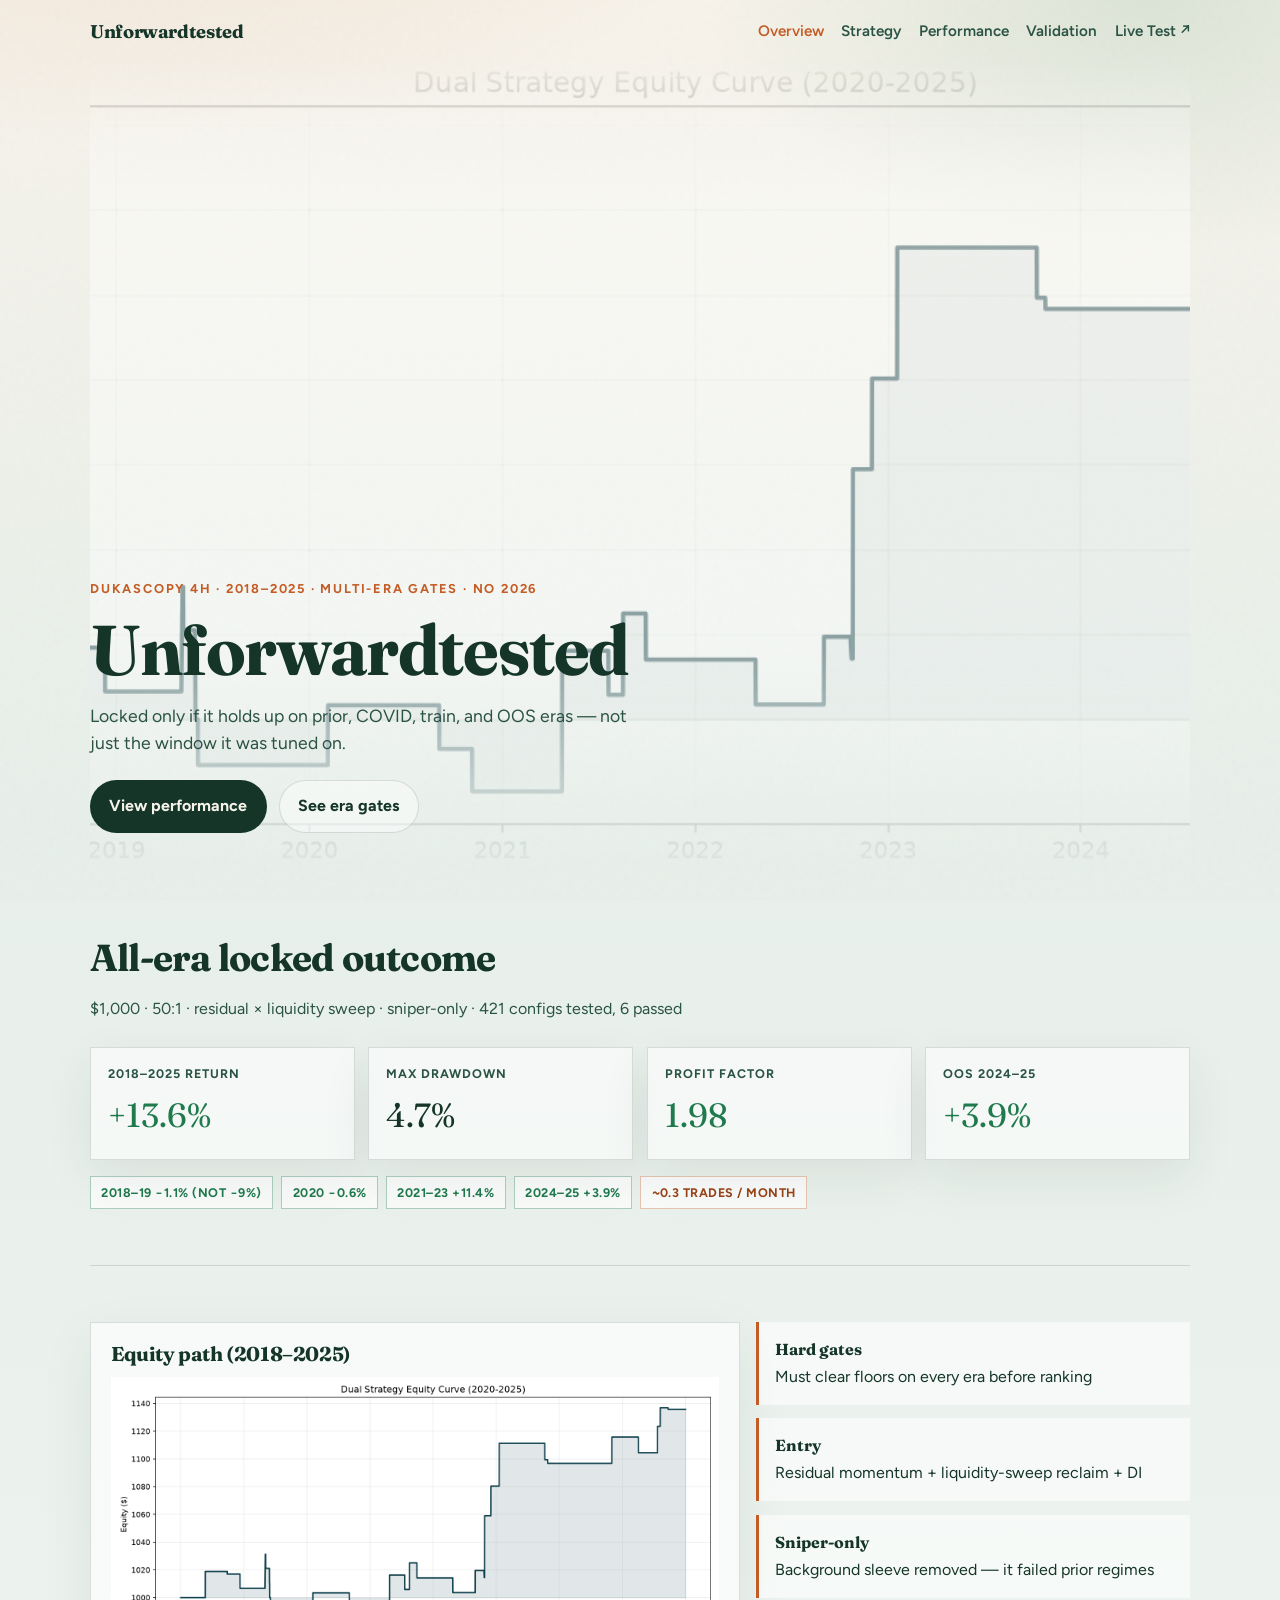
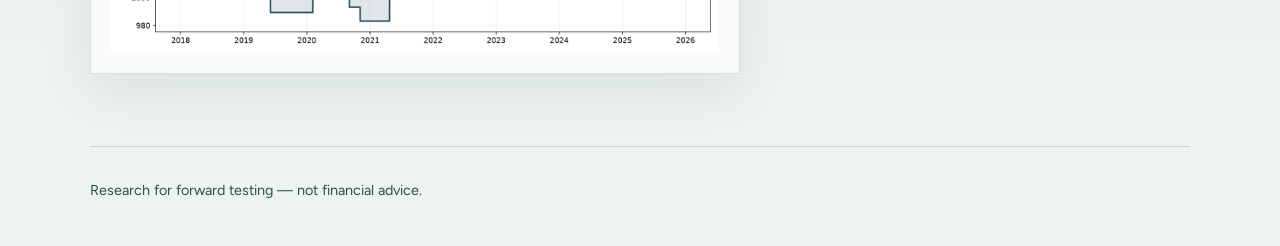
<file: index.html>
<!DOCTYPE html>
<html lang="en">
<head>
  <meta charset="UTF-8" />
  <meta name="viewport" content="width=device-width, initial-scale=1" />
  <title>Unforwardtested — All-Era Robust Strategy</title>
  <link rel="stylesheet" href="styles.css" />
</head>
<body>
  <div class="wrap">
    <nav class="nav">
      <a class="brand" href="index.html">Unforwardtested</a>
      <div class="nav-links">
        <a class="active" href="index.html">Overview</a>
        <a href="strategy.html">Strategy</a>
        <a href="performance.html">Performance</a>
        <a href="validation.html">Validation</a>
        <a href="live/index.html">Live Test ↗</a>
      </div>
    </nav>

    <header class="hero">
      <div class="hero-visual" aria-hidden="true">
        <img src="assets/equity_curve.png" alt="" />
      </div>
      <div class="hero-copy">
        <p class="eyebrow">Dukascopy 4H · 2018–2025 · Multi-era gates · No 2026</p>
        <h1>Unforwardtested</h1>
        <p class="lede">
          Locked only if it holds up on prior, COVID, train, and OOS eras — not just the window it was tuned on.
        </p>
        <div class="cta-row">
          <a class="btn btn-primary" href="performance.html">View performance</a>
          <a class="btn btn-ghost" href="validation.html">See era gates</a>
        </div>
      </div>
    </header>

    <section class="section">
      <div class="section-head">
        <h2>All-era locked outcome</h2>
        <p>$1,000 · 50:1 · residual × liquidity sweep · sniper-only · 421 configs tested, 6 passed</p>
      </div>
      <div class="metric-strip">
        <div class="metric"><div class="label">2018–2025 return</div><div class="value good">+13.6%</div></div>
        <div class="metric"><div class="label">Max drawdown</div><div class="value">4.7%</div></div>
        <div class="metric"><div class="label">Profit factor</div><div class="value good">1.98</div></div>
        <div class="metric"><div class="label">OOS 2024–25</div><div class="value good">+3.9%</div></div>
      </div>
      <div class="badge-row">
        <span class="badge pass">2018–19 −1.1% (not −9%)</span>
        <span class="badge pass">2020 −0.6%</span>
        <span class="badge pass">2021–23 +11.4%</span>
        <span class="badge pass">2024–25 +3.9%</span>
        <span class="badge partial">~0.3 trades / month</span>
      </div>
    </section>

    <section class="section">
      <div class="grid-2">
        <div class="panel">
          <h3>Equity path (2018–2025)</h3>
          <img src="assets/equity_curve.png" alt="Equity curve" />
        </div>
        <div>
          <ul class="rule-list">
            <li><strong>Hard gates</strong> Must clear floors on every era before ranking</li>
            <li><strong>Entry</strong> Residual momentum + liquidity-sweep reclaim + DI</li>
            <li><strong>Sniper-only</strong> Background sleeve removed — it failed prior regimes</li>
          </ul>
        </div>
      </div>
    </section>

    <footer class="footer">Research for forward testing — not financial advice.</footer>
  </div>
</body>
</html>
</file>
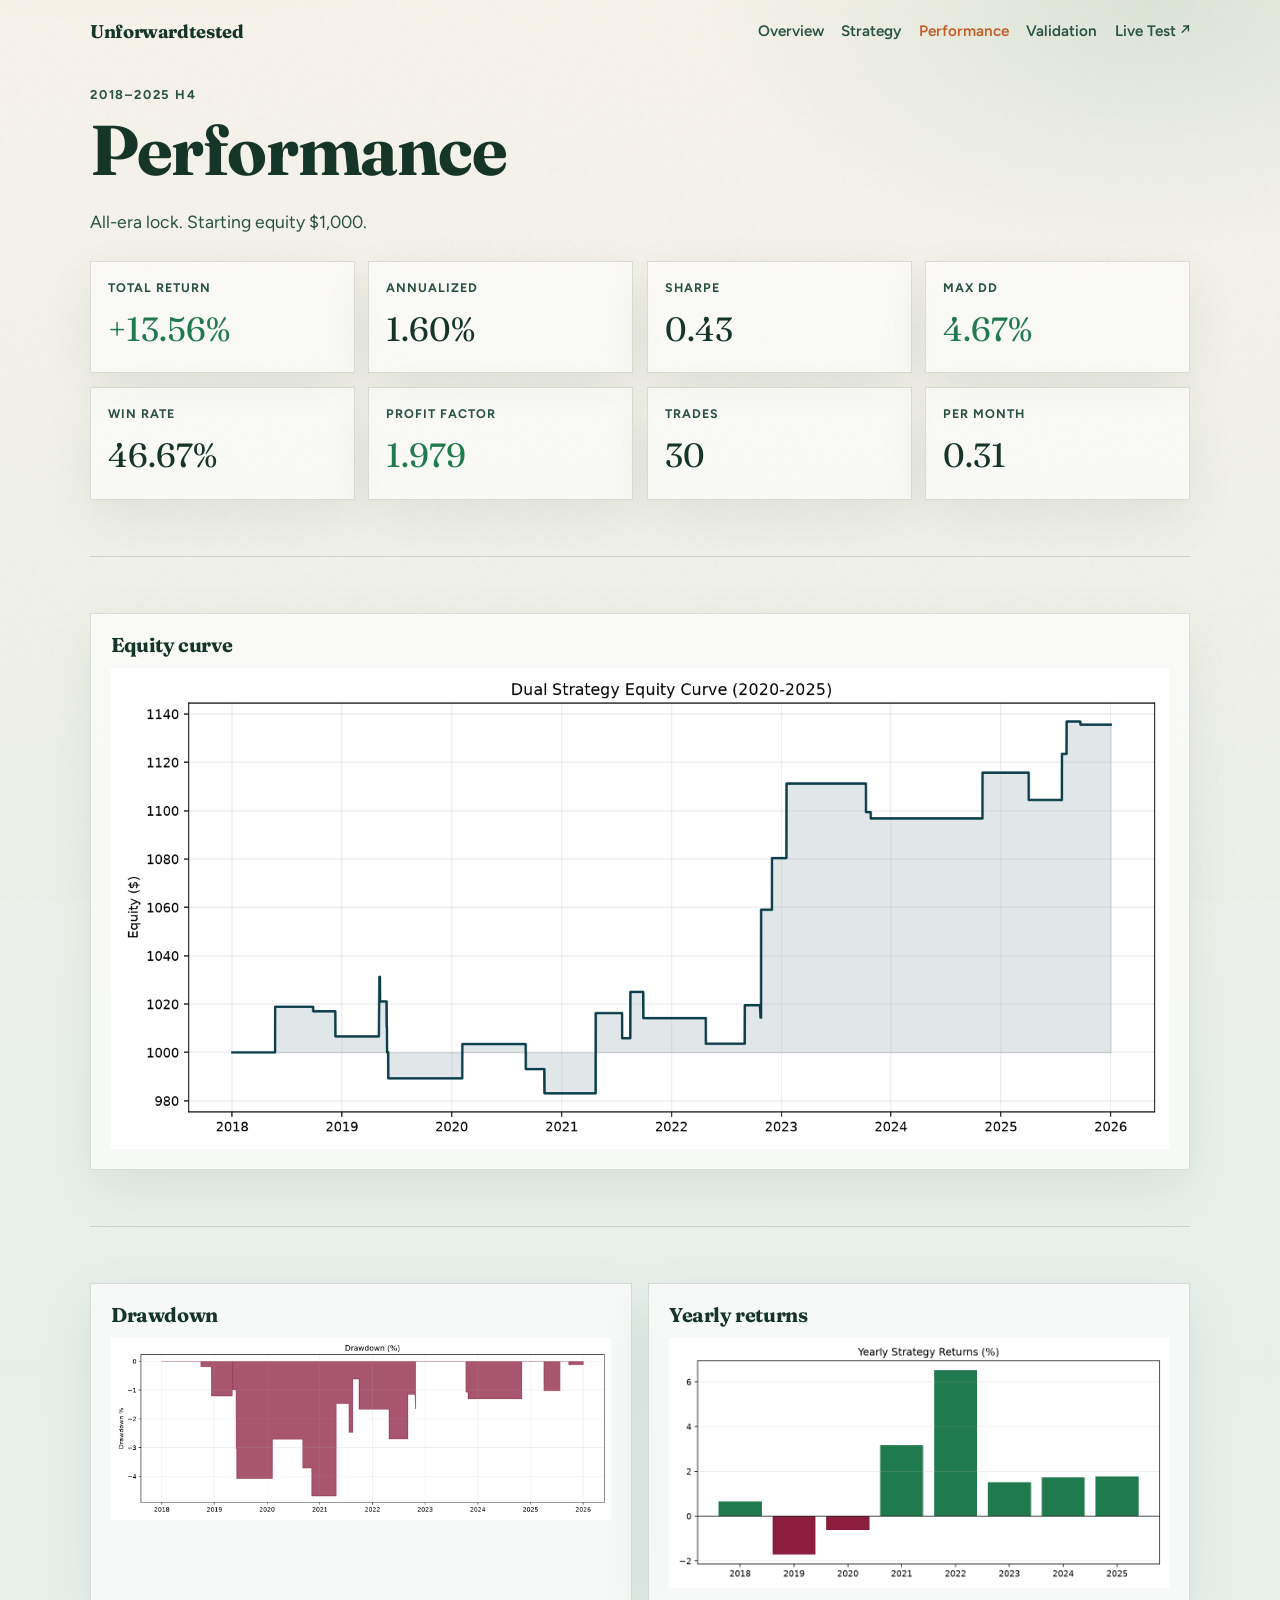
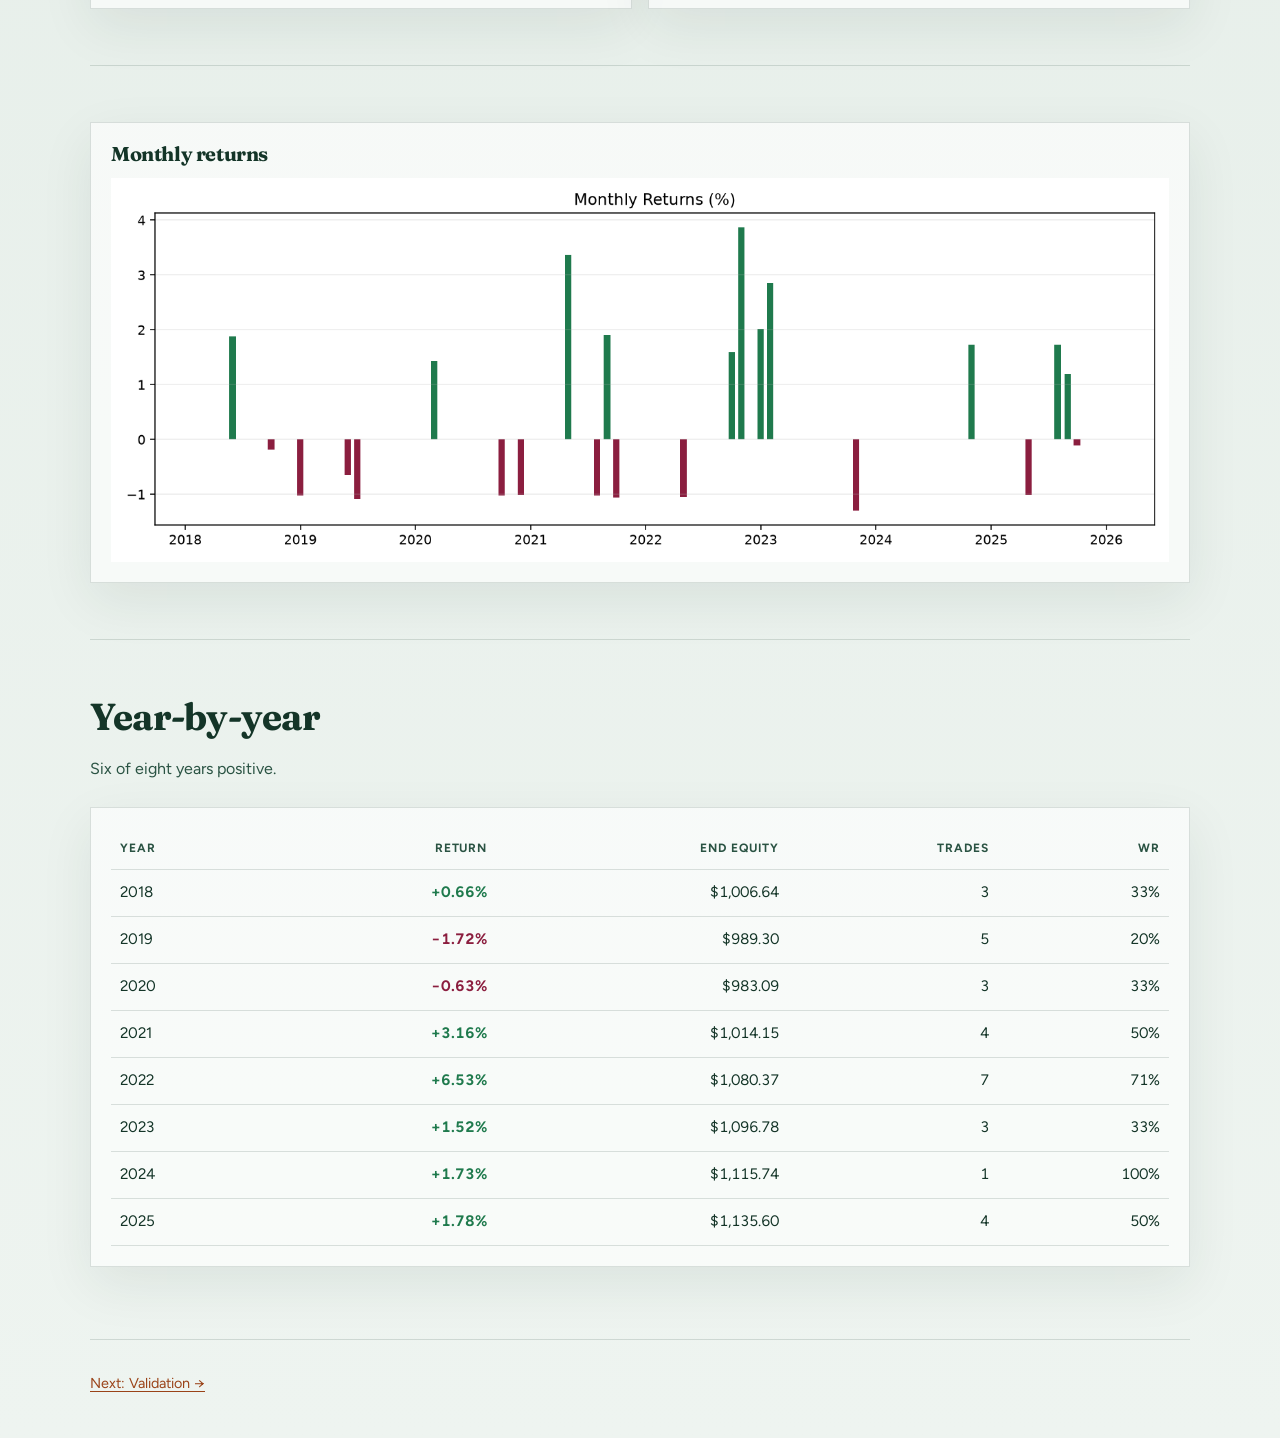
<file: performance.html>
<!DOCTYPE html>
<html lang="en">
<head>
  <meta charset="UTF-8" />
  <meta name="viewport" content="width=device-width, initial-scale=1" />
  <title>Performance — Unforwardtested</title>
  <link rel="stylesheet" href="styles.css" />
</head>
<body>
  <div class="wrap">
    <nav class="nav">
      <a class="brand" href="index.html">Unforwardtested</a>
      <div class="nav-links">
        <a href="index.html">Overview</a>
        <a href="strategy.html">Strategy</a>
        <a class="active" href="performance.html">Performance</a>
        <a href="validation.html">Validation</a>
      <a href="live/index.html">Live Test ↗</a>
      </div>
    </nav>

    <section class="section" style="padding-top:2rem">
      <div class="section-head">
        <p class="eyebrow">2018–2025 H4</p>
        <h1>Performance</h1>
        <p class="lede">All-era lock. Starting equity $1,000.</p>
      </div>
      <div class="metric-strip">
        <div class="metric"><div class="label">Total return</div><div class="value good">+13.56%</div></div>
        <div class="metric"><div class="label">Annualized</div><div class="value">1.60%</div></div>
        <div class="metric"><div class="label">Sharpe</div><div class="value">0.43</div></div>
        <div class="metric"><div class="label">Max DD</div><div class="value good">4.67%</div></div>
      </div>
      <div class="metric-strip" style="margin-top:0.85rem">
        <div class="metric"><div class="label">Win rate</div><div class="value">46.67%</div></div>
        <div class="metric"><div class="label">Profit factor</div><div class="value good">1.979</div></div>
        <div class="metric"><div class="label">Trades</div><div class="value">30</div></div>
        <div class="metric"><div class="label">Per month</div><div class="value">0.31</div></div>
      </div>
    </section>

    <section class="section"><div class="panel"><h3>Equity curve</h3><img src="assets/equity_curve.png" alt="Equity" /></div></section>
    <section class="section">
      <div class="grid-2b">
        <div class="panel"><h3>Drawdown</h3><img src="assets/drawdown.png" alt="DD" /></div>
        <div class="panel"><h3>Yearly returns</h3><img src="assets/yearly_returns.png" alt="Yearly" /></div>
      </div>
    </section>
    <section class="section"><div class="panel"><h3>Monthly returns</h3><img src="assets/monthly_returns.png" alt="Monthly" /></div></section>

    <section class="section">
      <div class="section-head"><h2>Year-by-year</h2><p>Six of eight years positive.</p></div>
      <div class="panel">
        <table>
          <thead><tr><th>Year</th><th class="num">Return</th><th class="num">End equity</th><th class="num">Trades</th><th class="num">WR</th></tr></thead>
          <tbody>
            <tr><td>2018</td><td class="num pos">+0.66%</td><td class="num">$1,006.64</td><td class="num">3</td><td class="num">33%</td></tr>
            <tr><td>2019</td><td class="num neg">−1.72%</td><td class="num">$989.30</td><td class="num">5</td><td class="num">20%</td></tr>
            <tr><td>2020</td><td class="num neg">−0.63%</td><td class="num">$983.09</td><td class="num">3</td><td class="num">33%</td></tr>
            <tr><td>2021</td><td class="num pos">+3.16%</td><td class="num">$1,014.15</td><td class="num">4</td><td class="num">50%</td></tr>
            <tr><td>2022</td><td class="num pos">+6.53%</td><td class="num">$1,080.37</td><td class="num">7</td><td class="num">71%</td></tr>
            <tr><td>2023</td><td class="num pos">+1.52%</td><td class="num">$1,096.78</td><td class="num">3</td><td class="num">33%</td></tr>
            <tr><td>2024</td><td class="num pos">+1.73%</td><td class="num">$1,115.74</td><td class="num">1</td><td class="num">100%</td></tr>
            <tr><td>2025</td><td class="num pos">+1.78%</td><td class="num">$1,135.60</td><td class="num">4</td><td class="num">50%</td></tr>
          </tbody>
        </table>
      </div>
    </section>
    <footer class="footer"><a href="validation.html">Next: Validation →</a></footer>
  </div>
</body>
</html>
</file>
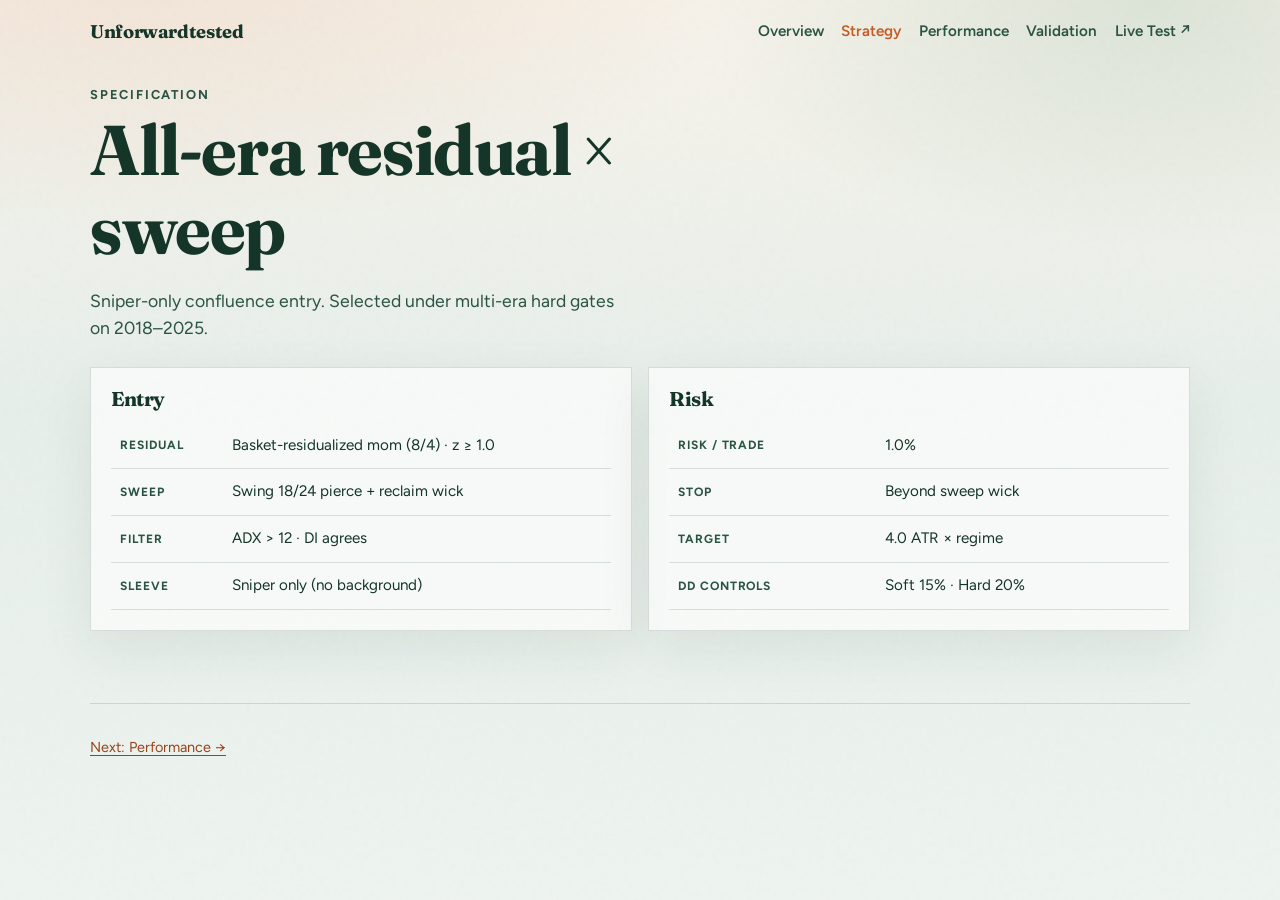
<file: strategy.html>
<!DOCTYPE html>
<html lang="en">
<head>
  <meta charset="UTF-8" />
  <meta name="viewport" content="width=device-width, initial-scale=1" />
  <title>Strategy — Unforwardtested</title>
  <link rel="stylesheet" href="styles.css" />
</head>
<body>
  <div class="wrap">
    <nav class="nav">
      <a class="brand" href="index.html">Unforwardtested</a>
      <div class="nav-links">
        <a href="index.html">Overview</a>
        <a class="active" href="strategy.html">Strategy</a>
        <a href="performance.html">Performance</a>
        <a href="validation.html">Validation</a>
      <a href="live/index.html">Live Test ↗</a>
      </div>
    </nav>

    <section class="section" style="padding-top:2rem">
      <div class="section-head">
        <p class="eyebrow">Specification</p>
        <h1>All-era residual × sweep</h1>
        <p class="lede">Sniper-only confluence entry. Selected under multi-era hard gates on 2018–2025.</p>
      </div>
      <div class="grid-2b">
        <div class="panel">
          <h3>Entry</h3>
          <table>
            <tr><th>Residual</th><td>Basket-residualized mom (8/4) · z ≥ 1.0</td></tr>
            <tr><th>Sweep</th><td>Swing 18/24 pierce + reclaim wick</td></tr>
            <tr><th>Filter</th><td>ADX &gt; 12 · DI agrees</td></tr>
            <tr><th>Sleeve</th><td>Sniper only (no background)</td></tr>
          </table>
        </div>
        <div class="panel">
          <h3>Risk</h3>
          <table>
            <tr><th>Risk / trade</th><td>1.0%</td></tr>
            <tr><th>Stop</th><td>Beyond sweep wick</td></tr>
            <tr><th>Target</th><td>4.0 ATR × regime</td></tr>
            <tr><th>DD controls</th><td>Soft 15% · Hard 20%</td></tr>
          </table>
        </div>
      </div>
    </section>
    <footer class="footer"><a href="performance.html">Next: Performance →</a></footer>
  </div>
</body>
</html>
</file>
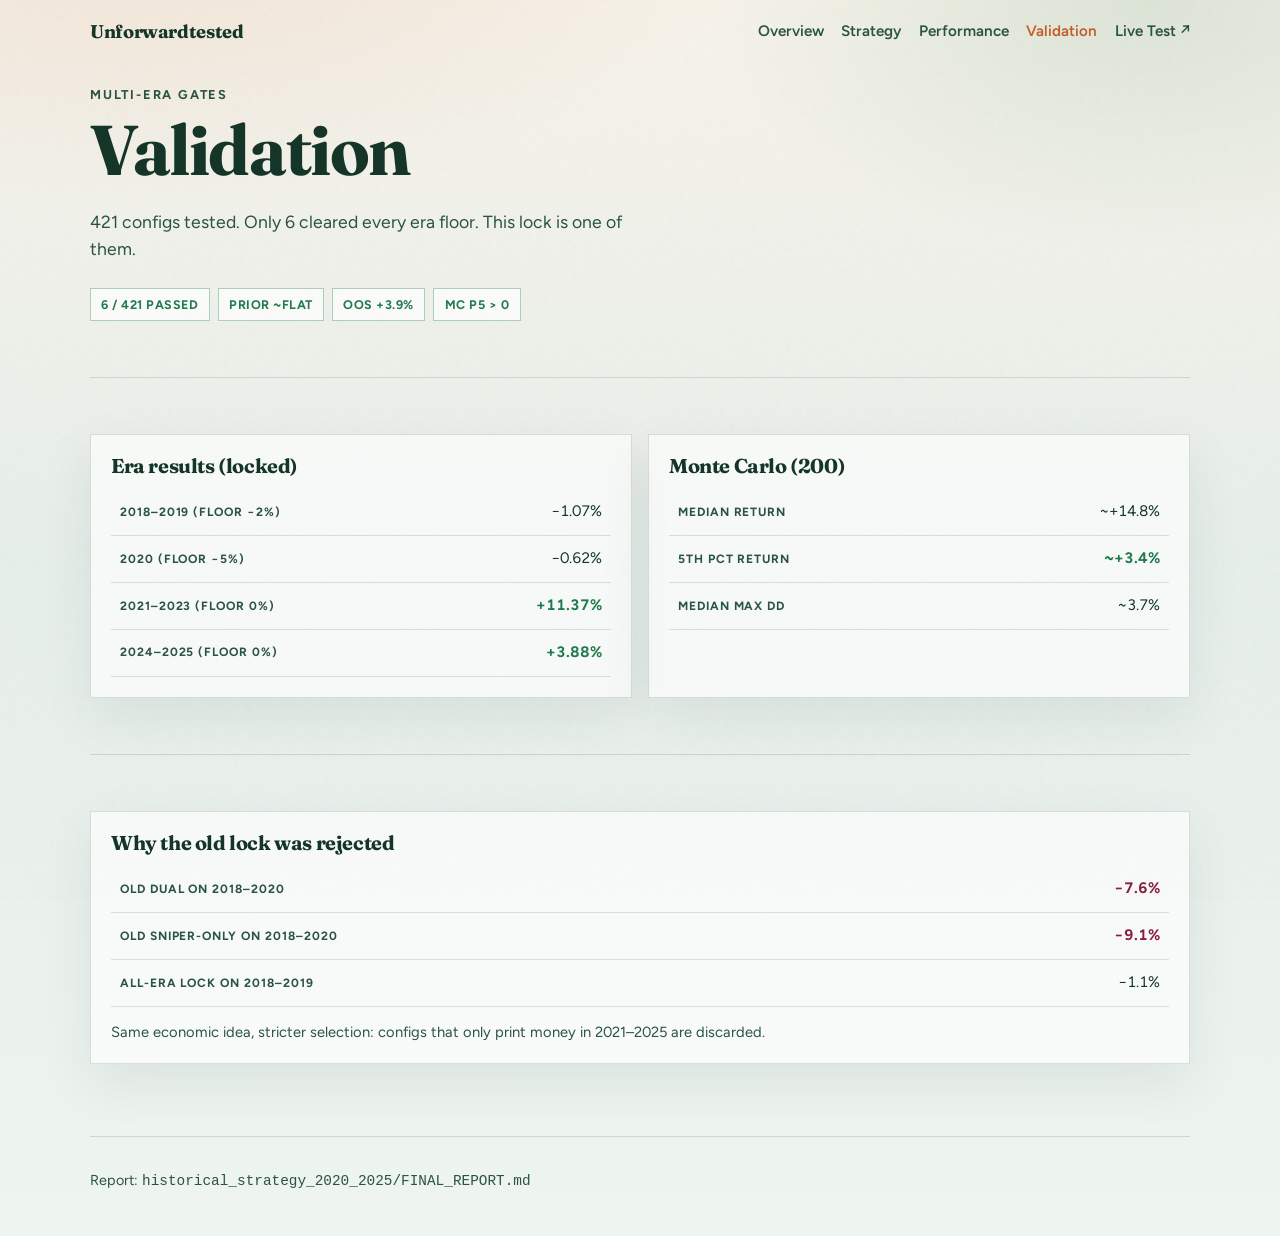
<file: validation.html>
<!DOCTYPE html>
<html lang="en">
<head>
  <meta charset="UTF-8" />
  <meta name="viewport" content="width=device-width, initial-scale=1" />
  <title>Validation — Unforwardtested</title>
  <link rel="stylesheet" href="styles.css" />
</head>
<body>
  <div class="wrap">
    <nav class="nav">
      <a class="brand" href="index.html">Unforwardtested</a>
      <div class="nav-links">
        <a href="index.html">Overview</a>
        <a href="strategy.html">Strategy</a>
        <a href="performance.html">Performance</a>
        <a class="active" href="validation.html">Validation</a>
      <a href="live/index.html">Live Test ↗</a>
      </div>
    </nav>

    <section class="section" style="padding-top:2rem">
      <div class="section-head">
        <p class="eyebrow">Multi-era gates</p>
        <h1>Validation</h1>
        <p class="lede">421 configs tested. Only 6 cleared every era floor. This lock is one of them.</p>
      </div>
      <div class="badge-row">
        <span class="badge pass">6 / 421 passed</span>
        <span class="badge pass">Prior ~flat</span>
        <span class="badge pass">OOS +3.9%</span>
        <span class="badge pass">MC p5 &gt; 0</span>
      </div>
    </section>

    <section class="section">
      <div class="grid-2b">
        <div class="panel">
          <h3>Era results (locked)</h3>
          <table>
            <tr><th>2018–2019 (floor −2%)</th><td class="num">−1.07%</td></tr>
            <tr><th>2020 (floor −5%)</th><td class="num">−0.62%</td></tr>
            <tr><th>2021–2023 (floor 0%)</th><td class="num pos">+11.37%</td></tr>
            <tr><th>2024–2025 (floor 0%)</th><td class="num pos">+3.88%</td></tr>
          </table>
        </div>
        <div class="panel">
          <h3>Monte Carlo (200)</h3>
          <table>
            <tr><th>Median return</th><td class="num">~+14.8%</td></tr>
            <tr><th>5th pct return</th><td class="num pos">~+3.4%</td></tr>
            <tr><th>Median max DD</th><td class="num">~3.7%</td></tr>
          </table>
        </div>
      </div>
    </section>

    <section class="section">
      <div class="panel">
        <h3>Why the old lock was rejected</h3>
        <table>
          <tr><th>Old dual on 2018–2020</th><td class="num neg">−7.6%</td></tr>
          <tr><th>Old sniper-only on 2018–2020</th><td class="num neg">−9.1%</td></tr>
          <tr><th>All-era lock on 2018–2019</th><td class="num">−1.1%</td></tr>
        </table>
        <p style="margin:0.85rem 0 0;color:var(--ink-soft);font-size:0.92rem">
          Same economic idea, stricter selection: configs that only print money in 2021–2025 are discarded.
        </p>
      </div>
    </section>

    <footer class="footer">Report: <code>historical_strategy_2020_2025/FINAL_REPORT.md</code></footer>
  </div>
</body>
</html>
</file>
<file: styles.css>
@import url("https://fonts.googleapis.com/css2?family=Fraunces:opsz,wght@9..144,500;9..144,700&family=Figtree:wght@400;500;600;700&display=swap");

:root {
  --ink: #143528;
  --ink-soft: #2a5343;
  --paper: #f3efe4;
  --paper-2: #e7efea;
  --copper: #c45c26;
  --copper-deep: #9a4318;
  --line: rgba(20, 53, 40, 0.14);
  --good: #1f7a4d;
  --bad: #8b1e3f;
  --shadow: 0 18px 50px rgba(20, 53, 40, 0.08);
  --max: 1100px;
}

* { box-sizing: border-box; }
html { scroll-behavior: smooth; }
body {
  margin: 0;
  font-family: "Figtree", sans-serif;
  color: var(--ink);
  background:
    radial-gradient(1200px 600px at 10% -10%, rgba(196, 92, 38, 0.12), transparent 55%),
    radial-gradient(900px 500px at 90% 0%, rgba(31, 122, 77, 0.12), transparent 50%),
    linear-gradient(180deg, #f7f3ea 0%, var(--paper-2) 45%, #eef4f0 100%);
  min-height: 100vh;
  line-height: 1.55;
}

body::before {
  content: "";
  position: fixed;
  inset: 0;
  pointer-events: none;
  opacity: 0.035;
  background-image: url("data:image/svg+xml,%3Csvg viewBox='0 0 200 200' xmlns='http://www.w3.org/2000/svg'%3E%3Cfilter id='n'%3E%3CfeTurbulence type='fractalNoise' baseFrequency='0.8' numOctaves='4' stitchTiles='stitch'/%3E%3C/filter%3E%3Crect width='100%25' height='100%25' filter='url(%23n)'/%3E%3C/svg%3E");
  z-index: 0;
}

a { color: var(--copper-deep); text-decoration-thickness: 1px; text-underline-offset: 3px; }
a:hover { color: var(--copper); }

.wrap {
  width: min(var(--max), calc(100% - 2rem));
  margin: 0 auto;
  position: relative;
  z-index: 1;
}

.nav {
  display: flex;
  align-items: center;
  justify-content: space-between;
  gap: 1rem;
  padding: 1.1rem 0 0.4rem;
}
.brand {
  font-family: "Fraunces", serif;
  font-weight: 700;
  font-size: 1.15rem;
  letter-spacing: -0.02em;
  color: var(--ink);
  text-decoration: none;
}
.nav-links {
  display: flex;
  flex-wrap: wrap;
  gap: 0.85rem 1.1rem;
  font-size: 0.95rem;
  font-weight: 600;
}
.nav-links a {
  color: var(--ink-soft);
  text-decoration: none;
}
.nav-links a:hover,
.nav-links a.active { color: var(--copper); }

.hero {
  min-height: calc(100vh - 4.5rem);
  display: grid;
  align-content: end;
  padding: 2rem 0 3rem;
  position: relative;
}
.hero-visual {
  position: absolute;
  inset: 0;
  z-index: 0;
  border-radius: 0;
  overflow: hidden;
  mask-image: linear-gradient(180deg, transparent 0%, #000 18%, #000 72%, transparent 100%);
}
.hero-visual img {
  width: 100%;
  height: 100%;
  object-fit: cover;
  object-position: center 35%;
  opacity: 0.42;
  filter: saturate(0.85) contrast(1.05);
  transform: scale(1.02);
  animation: drift 18s ease-in-out infinite alternate;
}
@keyframes drift {
  from { transform: scale(1.02) translateY(0); }
  to { transform: scale(1.05) translateY(-1.5%); }
}
.hero-copy {
  position: relative;
  z-index: 1;
  max-width: 38rem;
  animation: rise 0.8s ease both;
}
@keyframes rise {
  from { opacity: 0; transform: translateY(18px); }
  to { opacity: 1; transform: translateY(0); }
}
.eyebrow {
  font-size: 0.8rem;
  font-weight: 700;
  letter-spacing: 0.14em;
  text-transform: uppercase;
  color: var(--copper);
  margin: 0 0 0.75rem;
}
h1, h2, h3 {
  font-family: "Fraunces", serif;
  letter-spacing: -0.02em;
  line-height: 1.12;
  margin: 0 0 0.75rem;
}
h1 { font-size: clamp(2.6rem, 7vw, 4.4rem); }
h2 { font-size: clamp(1.7rem, 3.5vw, 2.35rem); }
h3 { font-size: 1.25rem; }
.lede {
  font-size: 1.1rem;
  color: var(--ink-soft);
  max-width: 34rem;
  margin: 0 0 1.5rem;
}
.cta-row {
  display: flex;
  flex-wrap: wrap;
  gap: 0.75rem;
}
.btn {
  display: inline-flex;
  align-items: center;
  justify-content: center;
  padding: 0.8rem 1.15rem;
  border-radius: 999px;
  font-weight: 700;
  text-decoration: none;
  border: 1.5px solid transparent;
  transition: transform 0.2s ease, background 0.2s ease, color 0.2s ease;
}
.btn:hover { transform: translateY(-1px); }
.btn-primary {
  background: var(--ink);
  color: #f7f3ea;
}
.btn-primary:hover { background: var(--copper); color: #fff; }
.btn-ghost {
  background: rgba(255,255,255,0.45);
  border-color: var(--line);
  color: var(--ink);
  backdrop-filter: blur(6px);
}

.section {
  padding: 3.5rem 0;
  animation: rise 0.7s ease both;
}
.section + .section { border-top: 1px solid var(--line); }
.section-head {
  display: grid;
  gap: 0.4rem;
  margin-bottom: 1.6rem;
  max-width: 40rem;
}
.section-head p { margin: 0; color: var(--ink-soft); }

.metric-strip {
  display: grid;
  grid-template-columns: repeat(4, minmax(0, 1fr));
  gap: 0.85rem;
  margin: 1.5rem 0 0;
}
.metric {
  padding: 1rem 1.05rem 1.1rem;
  background: rgba(255,255,255,0.55);
  border: 1px solid var(--line);
  box-shadow: var(--shadow);
  animation: rise 0.8s ease both;
}
.metric:nth-child(2) { animation-delay: 0.08s; }
.metric:nth-child(3) { animation-delay: 0.16s; }
.metric:nth-child(4) { animation-delay: 0.24s; }
.metric .label {
  font-size: 0.78rem;
  font-weight: 700;
  letter-spacing: 0.08em;
  text-transform: uppercase;
  color: var(--ink-soft);
}
.metric .value {
  font-family: "Fraunces", serif;
  font-size: clamp(1.6rem, 3vw, 2.1rem);
  margin-top: 0.35rem;
}
.metric .value.good { color: var(--good); }
.metric .value.warn { color: var(--copper-deep); }

.panel {
  background: rgba(255,255,255,0.62);
  border: 1px solid var(--line);
  box-shadow: var(--shadow);
  padding: 1.25rem;
}
.panel img {
  width: 100%;
  height: auto;
  display: block;
}
.grid-2 {
  display: grid;
  grid-template-columns: 1.2fr 0.8fr;
  gap: 1rem;
}
.grid-2b {
  display: grid;
  grid-template-columns: 1fr 1fr;
  gap: 1rem;
}

table {
  width: 100%;
  border-collapse: collapse;
  font-size: 0.95rem;
}
th, td {
  text-align: left;
  padding: 0.7rem 0.55rem;
  border-bottom: 1px solid var(--line);
}
th {
  font-size: 0.75rem;
  letter-spacing: 0.08em;
  text-transform: uppercase;
  color: var(--ink-soft);
}
td.num, th.num { text-align: right; font-variant-numeric: tabular-nums; }
.pos { color: var(--good); font-weight: 700; }
.neg { color: var(--bad); font-weight: 700; }

.rule-list {
  list-style: none;
  padding: 0;
  margin: 0;
  display: grid;
  gap: 0.85rem;
}
.rule-list li {
  padding: 0.95rem 1rem;
  background: rgba(255,255,255,0.55);
  border-left: 3px solid var(--copper);
}
.rule-list strong { display: block; font-family: "Fraunces", serif; margin-bottom: 0.2rem; }

.badge-row { display: flex; flex-wrap: wrap; gap: 0.5rem; margin-top: 1rem; }
.badge {
  font-size: 0.78rem;
  font-weight: 700;
  letter-spacing: 0.04em;
  text-transform: uppercase;
  padding: 0.35rem 0.65rem;
  border: 1px solid var(--line);
  background: rgba(255,255,255,0.7);
}
.badge.pass { border-color: rgba(31,122,77,0.35); color: var(--good); }
.badge.fail { border-color: rgba(139,30,63,0.3); color: var(--bad); }
.badge.partial { border-color: rgba(196,92,38,0.35); color: var(--copper-deep); }

.footer {
  padding: 2rem 0 2.75rem;
  color: var(--ink-soft);
  font-size: 0.9rem;
  border-top: 1px solid var(--line);
  margin-top: 1rem;
}

@media (max-width: 860px) {
  .metric-strip,
  .grid-2,
  .grid-2b { grid-template-columns: 1fr; }
  .hero { min-height: auto; padding-top: 4rem; }
  .nav { flex-direction: column; align-items: flex-start; }
}
</file>
